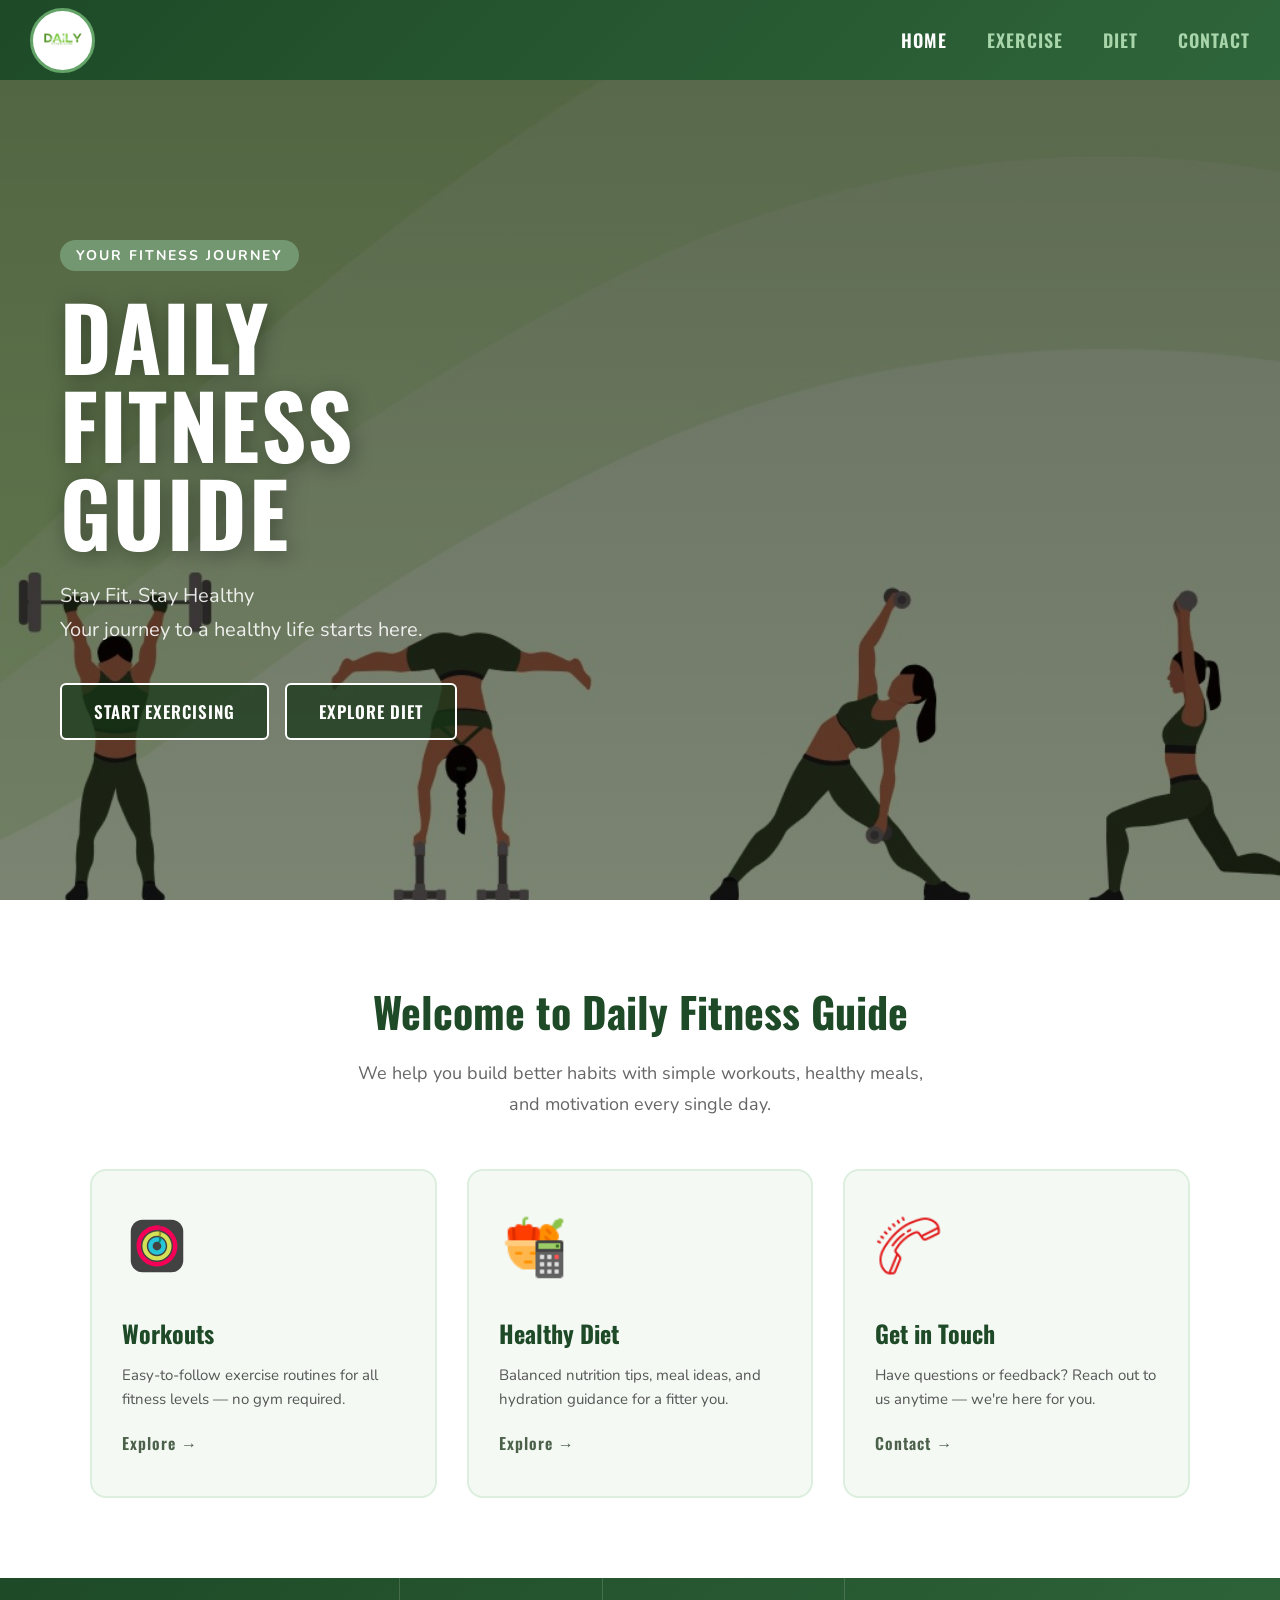
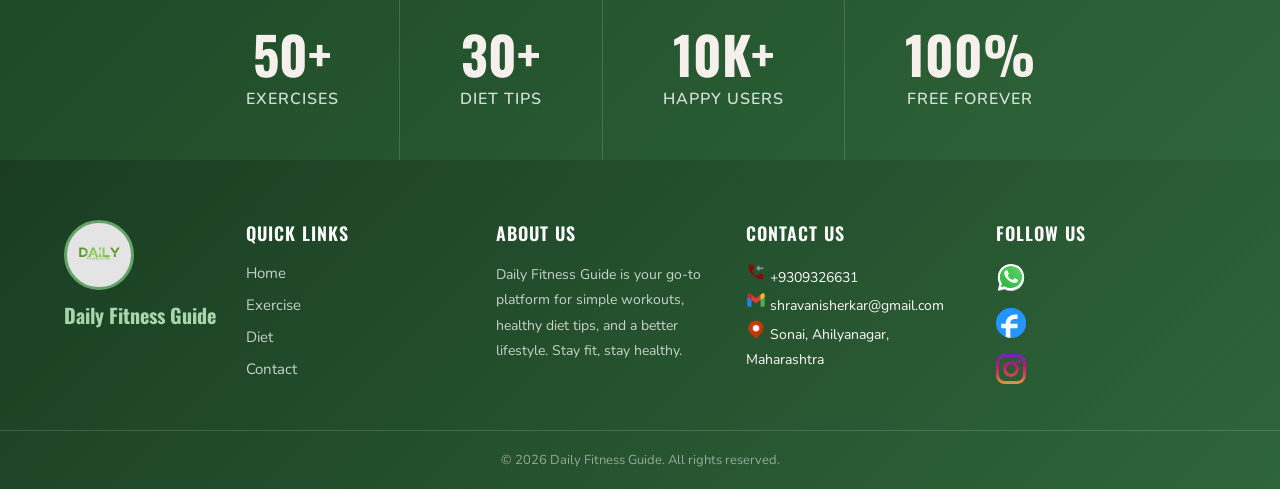
<file: index.html>
<!DOCTYPE html>
<html>
<head>
  <title>home</title>
  <link href="https://fonts.googleapis.com/css2?family=Oswald:wght@400;600;700&family=Nunito:wght@400;600;700&display=swap" rel="stylesheet"/>
  <link rel="stylesheet" href="./css/navbar.css"/>
  <link rel="stylesheet" href="./css/home.css"/>
  <link rel="stylesheet" href="./css/footer.css"/>
</head>
<body>
    <div class="nav-container">
    <div class="nav-brand">
      <img src="./images/home/main-logo-icon.png" alt="Daily Fitness Guide Logo" class="main-logo"/>
    </div>
    <ul class="nav-menu">
      <li><a href="index.html" class="menu active">Home</a></li>
      <li><a href="pages/exercise.html" class="menu">Exercise</a></li>
      <li><a href="pages/diet.html" class="menu">Diet</a></li>
      <li><a href="pages/contact.html" class="menu">Contact</a></li>
    </ul>
    </div>

    <div class="main-hero-section">
    <div class="hero-overlay">
      <div class="hero-text">
        <span class="hero-tag"> Your Fitness Journey</span>
        <h1 class="main-heading">Daily<br/>Fitness<br/>Guide</h1>
        <p class="main-subheading">Stay Fit, Stay Healthy <br/>Your journey to a healthy life starts here.</p>
        <div class="hero-btns">
          <a href="./pages/exercise.html" class="join-btn">Start Exercising</a>
          <a href="./pages/diet.html" class="join-btn">Explore Diet</a>
        </div>
      </div>
    </div>
  </div>

   <!-- INTRO SECTION -->
  <div class="intro-section">
    <h2 class="section-title">Welcome to Daily Fitness Guide </h2>
    <p class="section-subtitle">We help you build better habits with simple workouts, healthy meals, and motivation every single day.</p>
    <div class="features-grid">
      <div class="feature-card">
        <div class="feature-icon"><img src="./images/home/fitness-icon.svg" height="70px"></div>
        <h3>Workouts</h3>
        <p>Easy-to-follow exercise routines for all fitness levels — no gym required.</p>
        <a href="pages/exercise.html" class="card-link">Explore →</a>
      </div>
      <div class="feature-card">
        <div class="feature-icon"><img src="./images/home/diet-icon.png" height="70px"></div>
        <h3>Healthy Diet</h3>
        <p>Balanced nutrition tips, meal ideas, and hydration guidance for a fitter you.</p>
        <a href="pages/diet.html" class="card-link">Explore →</a>
      </div>
      <div class="feature-card">
        <div class="feature-icon"><img src="./images/home/call-icon.png" height="70px"></div>
        <h3>Get in Touch</h3>
        <p>Have questions or feedback? Reach out to us anytime — we're here for you.</p>
        <a href="pages/contact.html" class="card-link">Contact →</a>
      </div>
    </div>
  </div>

   <div class="stats-section">
    <div class="stat-item"><span class="stat-num">50+</span><span class="stat-label">Exercises</span></div>
    <div class="stat-item"><span class="stat-num">30+</span><span class="stat-label">Diet Tips</span></div>
    <div class="stat-item"><span class="stat-num">10K+</span><span class="stat-label">Happy Users</span></div>
    <div class="stat-item"><span class="stat-num">100%</span><span class="stat-label">Free Forever</span></div>
   </div>

     <footer class="footer">
    <div class="footer-container">
      <div class="footer-brand">
        <img src="./images/home/main-logo-icon.png" alt="Logo" class="footer-logo"/>
        <p>Daily Fitness Guide</p>
      </div>
      <div class="footer-section">
        <h3>Quick Links</h3>
        <ul class="footer-menu">
          <li><a href="index.html">Home</a></li>
          <li><a href="./pages/exercise.html">Exercise</a></li>
          <li><a href="./pages/diet.html">Diet</a></li>
          <li><a href="./pages/contact.html">Contact</a></li>
        </ul>
      </div>
      <div class="footer-section">
        <h3>About Us</h3>
        <p>Daily Fitness Guide is your go-to platform for simple workouts, healthy diet tips, and a better lifestyle. Stay fit, stay healthy.</p>
      </div>
      <div class="footer-section">
        <h3>Contact Us</h3>
        <p><img src="./images/footer/call-icon.png" height="20px"> <a href="tel:+9309326631">+9309326631</a></p>
        <p><img src="./images/footer/email-icon.png" height="20px"> <a href="mailto:shravanisherkar@gmail.com">shravanisherkar@gmail.com</a></p>
        <p><img src="./images/footer/location-icon.png" height="20px"> <a href="https://maps.app.goo.gl/EytRN4niN97hE4Ps6" target="_blank">Sonai, Ahilyanagar, Maharashtra</a></p>
      </div>
      <div class="footer-section">
        <h3>Follow Us</h3>
        <div class="social-links">
          <a href="https://web.whatsapp.com/" target="_blank"><img src="./images/footer/whatsapp-icon.svg" height="30px"></a>
          <a href="https://www.facebook.com/login.php" target="_blank"><img src="./images/footer/facebook-icon.svg" height="30px"></a>
          <a href="https://www.instagram.com/" target="_blank"><img src="./images/footer/instagram-icon.svg" height="30px"></a>
        </div>
      </div>
    </div>
    <div class="footer-bottom">
      <p>© 2026 Daily Fitness Guide. All rights reserved.</p>
    </div>
  </footer>
</body>
</html>
</file>
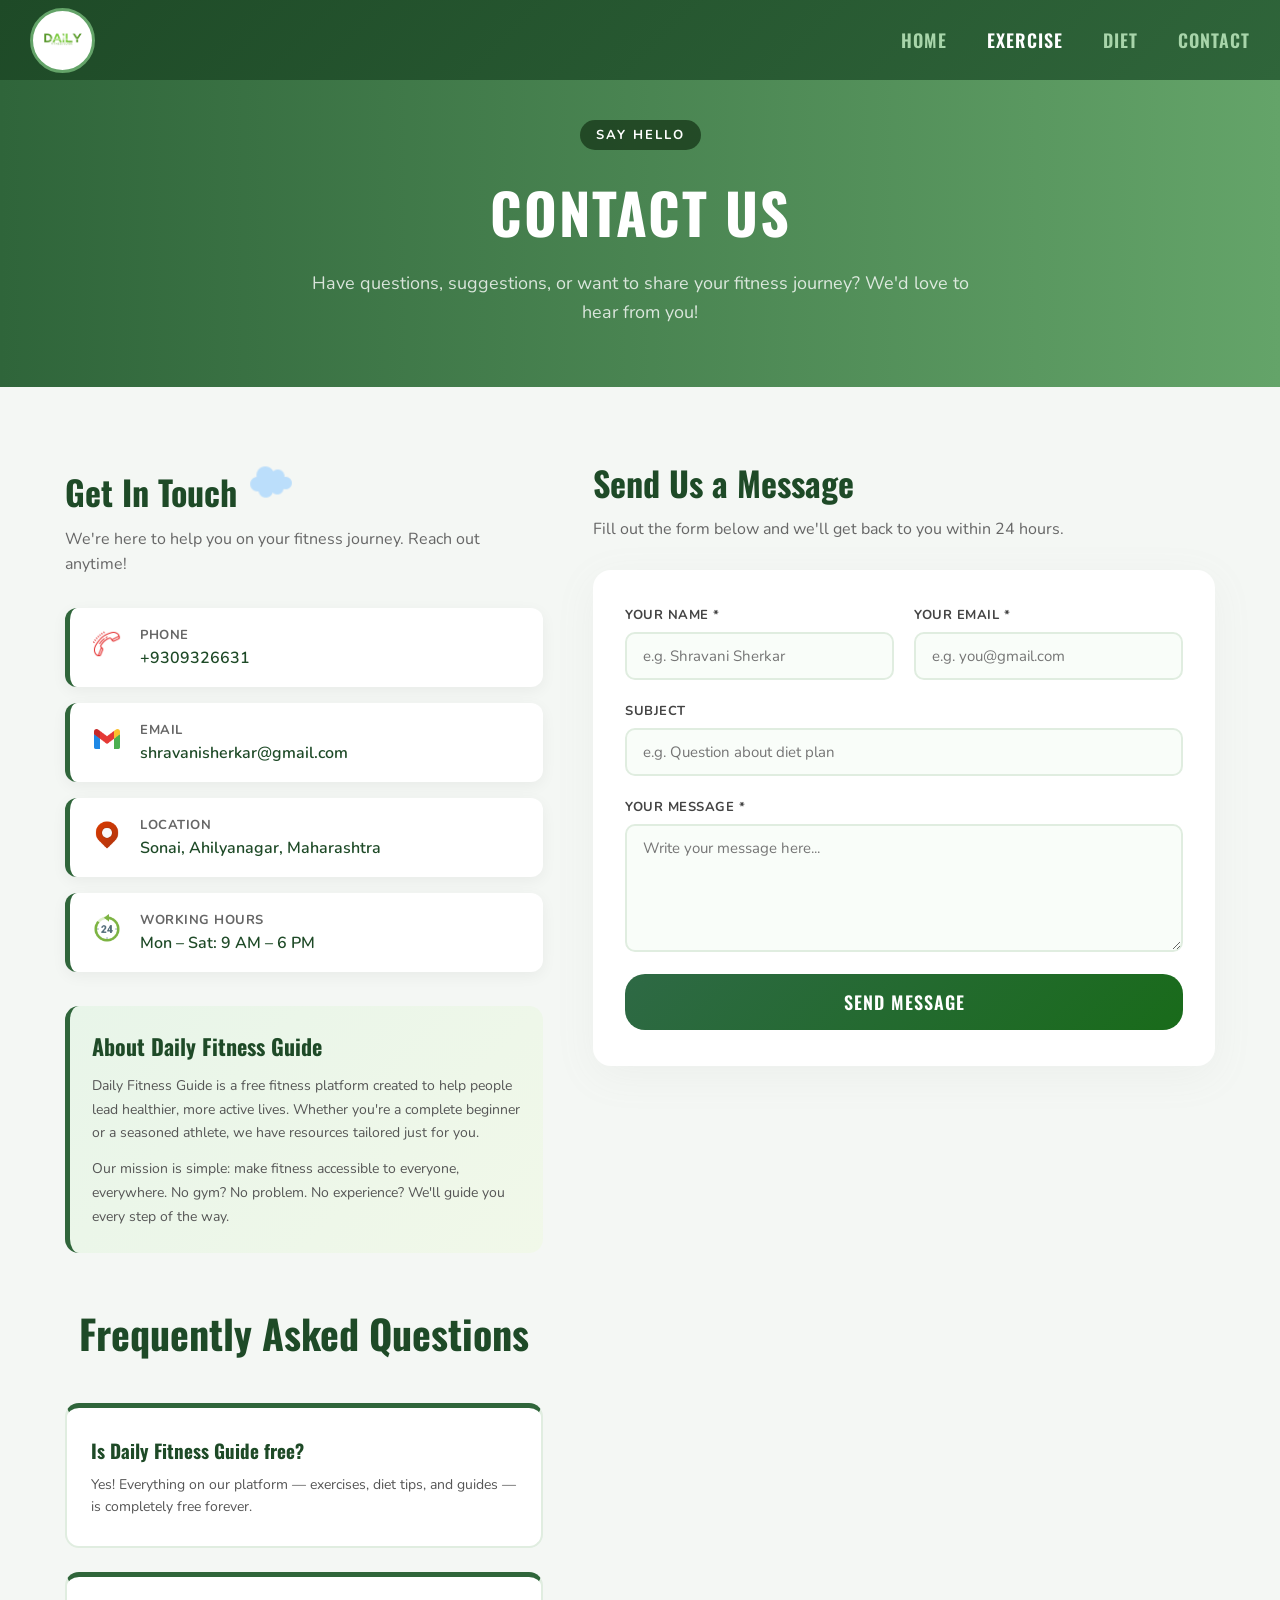
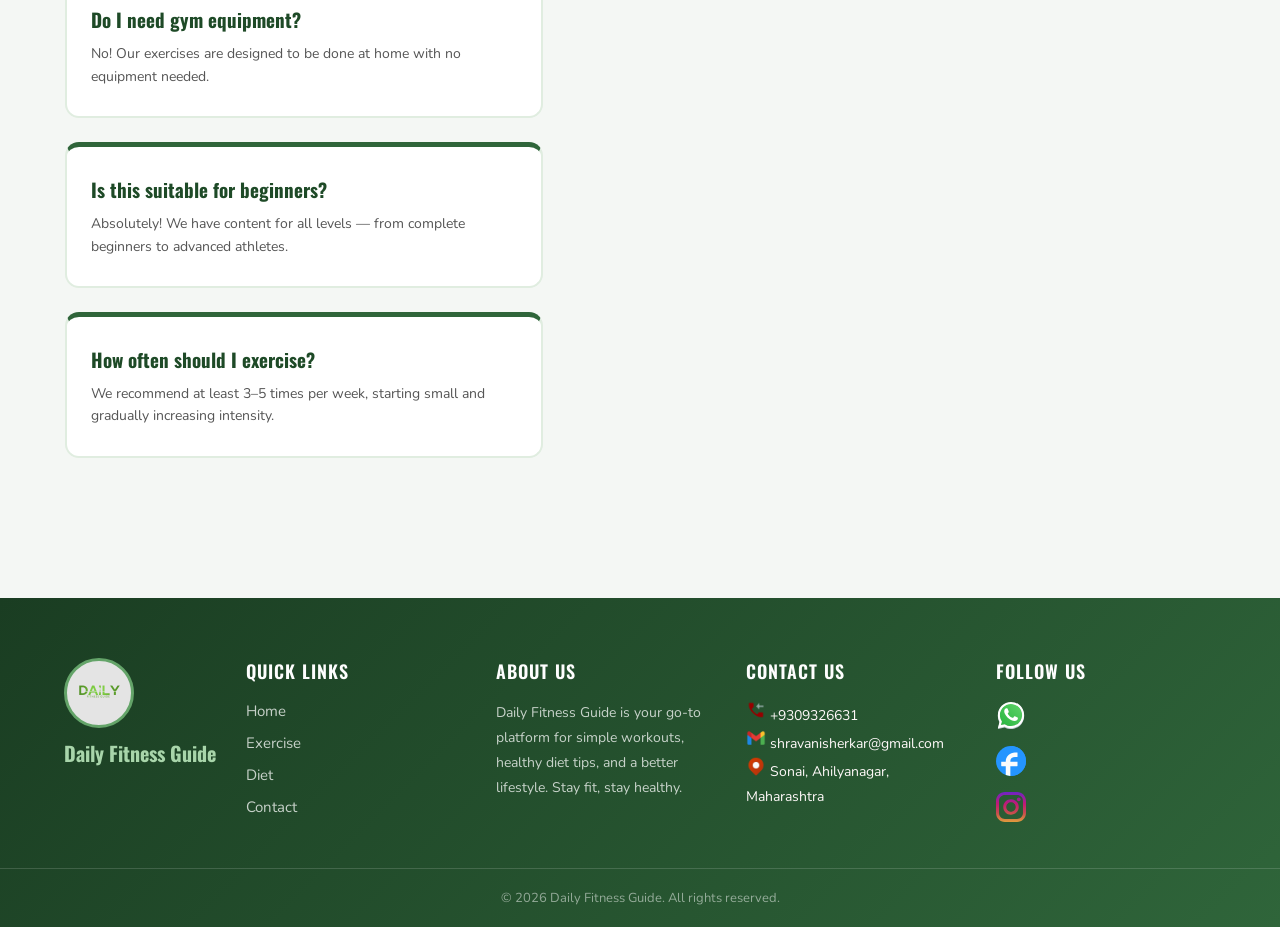
<file: pages/contact.html>
<!doctype html>
<html>
  <head>
    <title>Contact</title>
    <link
      href="https://fonts.googleapis.com/css2?family=Oswald:wght@400;600;700&family=Nunito:wght@400;600;700&display=swap"
      rel="stylesheet"
    />
    <link rel="stylesheet" href="../css/navbar.css" />
    <link rel="stylesheet" href="../css/footer.css" />
    <link rel="stylesheet" href="../css/exercise.css" />
    <link rel="stylesheet" href="../css/contact.css" />
  </head>
  <body>
    <!-- NAVBAR -->
    <div class="nav-container">
      <div class="nav-brand">
        <img
          src="../images/home/main-logo-icon.png"
          alt="Logo"
          class="main-logo"
        />
      </div>
      <ul class="nav-menu">
        <li><a href="../index.html" class="menu">Home</a></li>
        <li><a href="exercise.html" class="menu active">Exercise</a></li>
        <li><a href="diet.html" class="menu">Diet</a></li>
        <li><a href="contact.html" class="menu">Contact</a></li>
      </ul>
      <div class="hamburger"></div>
    </div>
    <div class="page-hero contact-hero">
      <div class="page-hero-content">
        <span class="page-tag"> Say Hello</span>
        <h1>Contact Us</h1>
        <p>
          Have questions, suggestions, or want to share your fitness journey?
          We'd love to hear from you!
        </p>
      </div>
    </div>

    <div class="contact-section">
      <div class="contact-wrapper">
        <!-- CONTACT INFO -->
        <div class="contact-info">
          <h2>
            Get In Touch
            <img
              src="../images/contact/cloud-icon.png"
              alt="Phone."
              height="50px"
            />
          </h2>
          <p>
            We're here to help you on your fitness journey. Reach out anytime!
          </p>

          <div class="info-cards">
            <div class="info-card">
              <span class="info-icon"
                ><img
                  src="../images/contact/call-icon.png"
                  alt="Phone."
                  height="30px"
              /></span>
              <div>
                <strong>Phone</strong>
                <a href="tel:+9309326631">+9309326631</a>
              </div>
            </div>
            <div class="info-card">
              <span class="info-icon"
                ><img
                  src="../images/contact/gmail-icon.png"
                  alt="Email."
                  height="30px"
              /></span>
              <div>
                <strong>Email</strong>
                <a href="mailto:shravanisherkar@gmail.com"
                  >shravanisherkar@gmail.com</a
                >
              </div>
            </div>
            <div class="info-card">
              <span class="info-icon"
                ><img
                  src="../images/contact/location-icon.png"
                  alt="Location."
                  height="30px"
              /></span>
              <div>
                <strong>Location</strong>
                <span>Sonai, Ahilyanagar, Maharashtra</span>
              </div>
            </div>
            <div class="info-card">
              <span class="info-icon"
                ><img
                  src="../images/contact/time-icon.png"
                  alt="Email."
                  height="30px"
              /></span>
              <div>
                <strong>Working Hours</strong>
                <span>Mon – Sat: 9 AM – 6 PM</span>
              </div>
            </div>
          </div>

          <div class="about-website">
            <h3>About Daily Fitness Guide</h3>
            <p>
              Daily Fitness Guide is a free fitness platform created to help
              people lead healthier, more active lives. Whether you're a
              complete beginner or a seasoned athlete, we have resources
              tailored just for you.
            </p>
            <p style="margin-top: 12px">
              Our mission is simple: make fitness accessible to everyone,
              everywhere. No gym? No problem. No experience? We'll guide you
              every step of the way.
            </p>
          </div>
        </div>

        <div class="contact-form-wrapper">
          <h2>Send Us a Message</h2>
          <p>
            Fill out the form below and we'll get back to you within 24 hours.
          </p>

          <div class="contact-form">
            <div class="form-row">
              <div class="form-group">
                <label>Your Name *</label>
                <input
                  type="text"
                  id="name"
                  placeholder="e.g. Shravani Sherkar"
                />
              </div>
              <div class="form-group">
                <label>Your Email *</label>
                <input
                  type="email"
                  id="email"
                  placeholder="e.g. you@gmail.com"
                />
              </div>
            </div>
            <div class="form-group">
              <label>Subject</label>
              <input
                type="text"
                id="subject"
                placeholder="e.g. Question about diet plan"
              />
            </div>
            <div class="form-group">
              <label>Your Message *</label>
              <textarea
                id="message"
                rows="5"
                placeholder="Write your message here..."
              ></textarea>
            </div>
            <button type="submit" class="submit-btn">Send Message</button>
          </div>
        </div>

        <div class="faq-section">
          <h2 class="section-title">Frequently Asked Questions</h2>
          <div class="faq-grid">
            <div class="faq-card">
              <h4>Is Daily Fitness Guide free?</h4>
              <p>
                Yes! Everything on our platform — exercises, diet tips, and
                guides — is completely free forever.
              </p>
            </div>
            <div class="faq-card">
              <h4>Do I need gym equipment?</h4>
              <p>
                No! Our exercises are designed to be done at home with no
                equipment needed.
              </p>
            </div>
            <div class="faq-card">
              <h4>Is this suitable for beginners?</h4>
              <p>
                Absolutely! We have content for all levels — from complete
                beginners to advanced athletes.
              </p>
            </div>
            <div class="faq-card">
              <h4>How often should I exercise?</h4>
              <p>
                We recommend at least 3–5 times per week, starting small and
                gradually increasing intensity.
              </p>
            </div>
          </div>
        </div>
      </div>
    </div>

    <footer class="footer">
      <div class="footer-container">
        <div class="footer-brand">
          <img
            src="../images/home/main-logo-icon.png"
            height="50px"
            alt="Logo"
            class="footer-logo"
          />
          <p>Daily Fitness Guide</p>
        </div>
        <div class="footer-section">
          <h3>Quick Links</h3>
          <ul class="footer-menu">
            <li><a href="../index.html">Home</a></li>
            <li><a href="../pages/exercise.html">Exercise</a></li>
            <li><a href="../pages/diet.html">Diet</a></li>
            <li><a href="../pages/contact.html">Contact</a></li>
          </ul>
        </div>
        <div class="footer-section">
          <h3>About Us</h3>
          <p>
            Daily Fitness Guide is your go-to platform for simple workouts,
            healthy diet tips, and a better lifestyle. Stay fit, stay healthy.
          </p>
        </div>
        <div class="footer-section">
          <h3>Contact Us</h3>
          <p>
            <img src="../images/footer/call-icon.png" height="20px" />
            <a href="tel:+9309326631">+9309326631</a>
          </p>
          <p>
            <img src="../images/footer/email-icon.png" height="20px" />
            <a href="mailto:shravanisherkar@gmail.com"
              >shravanisherkar@gmail.com</a
            >
          </p>
          <p>
            <img src="../images/footer/location-icon.png" height="20px" />
            <a href="https://maps.app.goo.gl/EytRN4niN97hE4Ps6" target="_blank"
              >Sonai, Ahilyanagar, Maharashtra</a
            >
          </p>
        </div>
        <div class="footer-section">
          <h3>Follow Us</h3>
          <div class="social-links">
            <a href="https://web.whatsapp.com/" target="_blank"
              ><img src="../images/footer/whatsapp-icon.svg" height="30px"
            /></a>
            <a href="https://www.facebook.com/login.php" target="_blank"
              ><img src="../images/footer/facebook-icon.svg" height="30px"
            /></a>
            <a href="https://www.instagram.com/" target="_blank"
              ><img src="../images/footer/instagram-icon.svg" height="30px"
            /></a>
          </div>
        </div>
      </div>
      <div class="footer-bottom">
        <p>© 2026 Daily Fitness Guide. All rights reserved.</p>
      </div>
    </footer>
  </body>
</html>
</file>
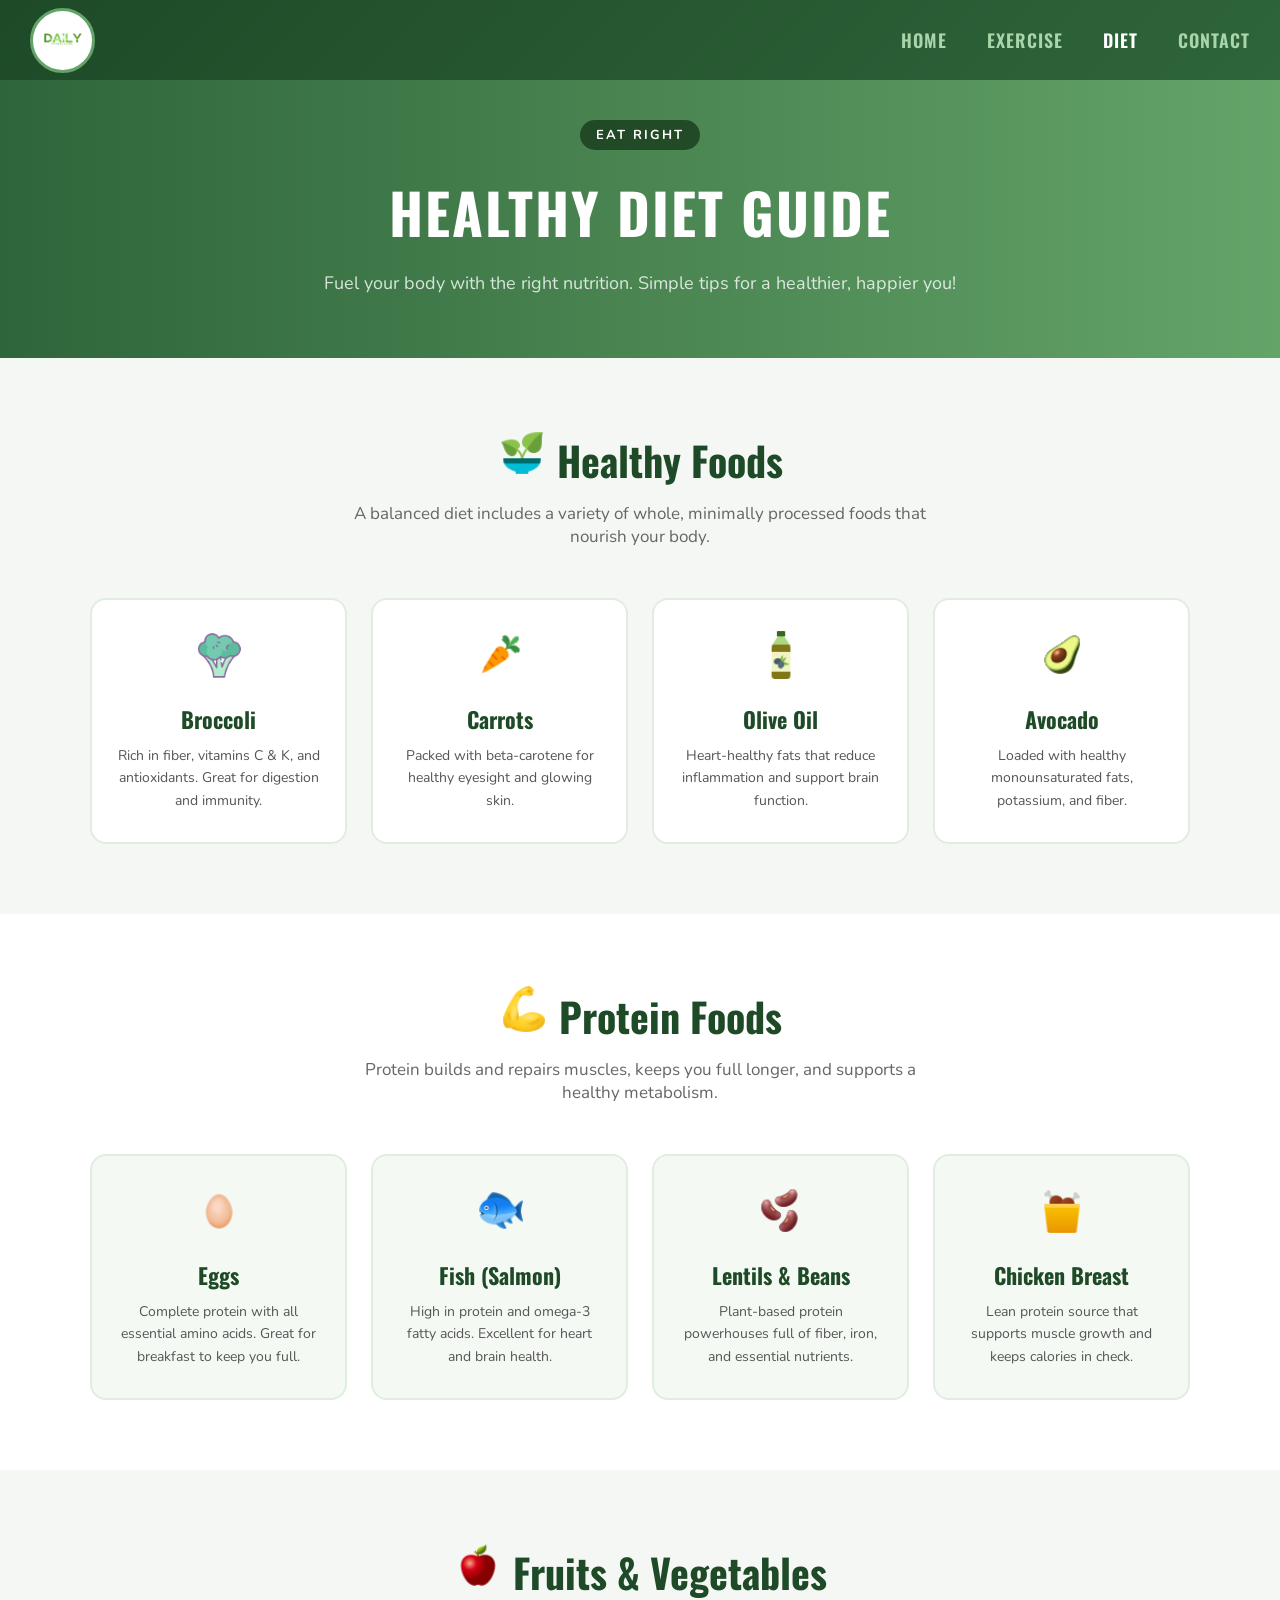
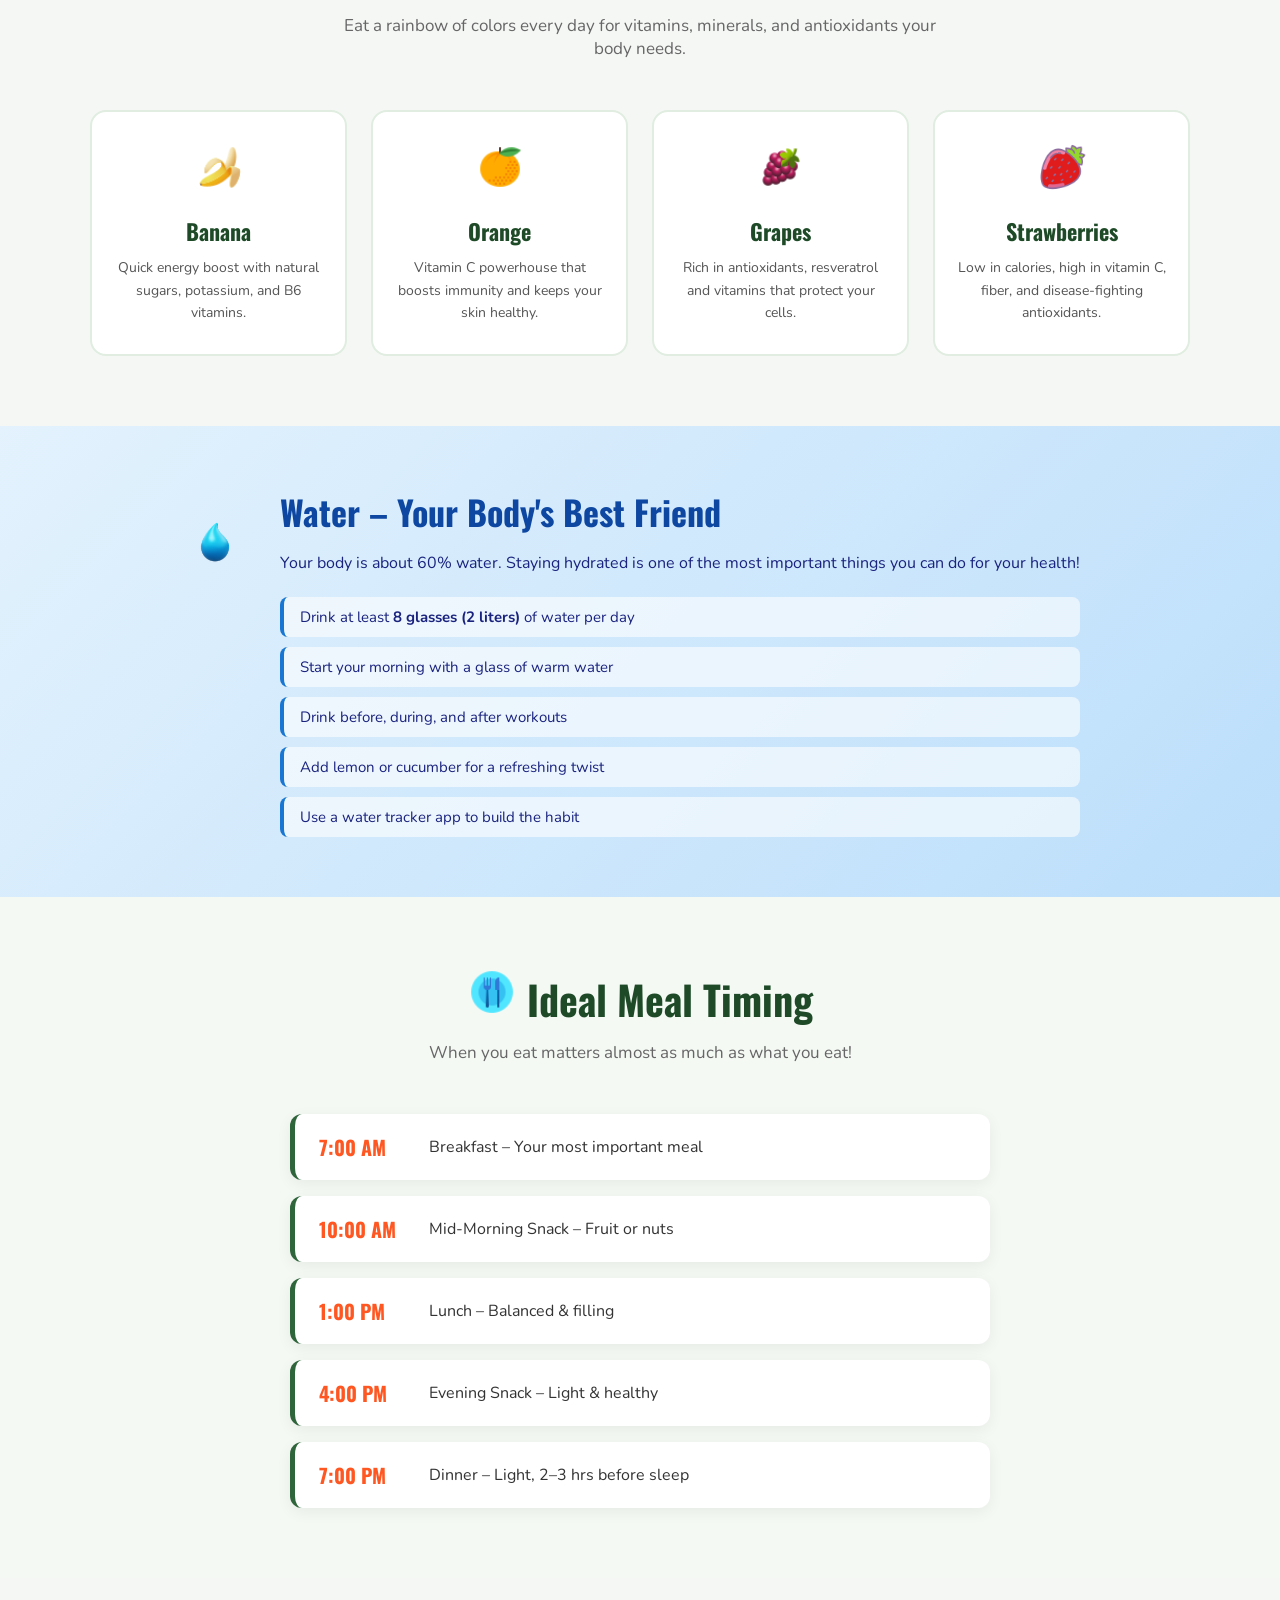
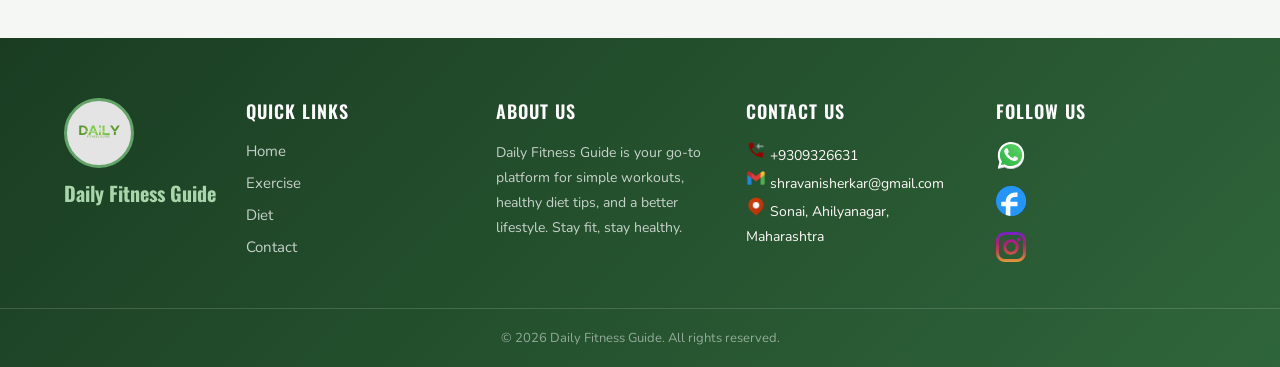
<file: pages/diet.html>
<!DOCTYPE html>
<html>
<head>
    <title>Diet</title>
    <link href="https://fonts.googleapis.com/css2?family=Oswald:wght@400;600;700&family=Nunito:wght@400;600;700&display=swap" rel="stylesheet"/>
  <link rel="stylesheet" href="../css/navbar.css"/>
  <link rel="stylesheet" href="../css/footer.css"/>
  <link rel="stylesheet" href="../css/exercise.css"/>
  <link rel="stylesheet" href="../css/diet.css"/>
</head>
<body>
      <div class="nav-container">
    <div class="nav-brand">
      <img src="../images/home/main-logo-icon.png" alt="Logo" class="main-logo"/>
    </div>
    <ul class="nav-menu">
      <li><a href="../index.html" class="menu">Home</a></li>
      <li><a href="exercise.html" class="menu">Exercise</a></li>
      <li><a href="../pages/diet.html" class="menu active">Diet</a></li>
      <li><a href="../pages/contact.html" class="menu">Contact</a></li>
    </ul>
    <div class="hamburger" onclick="toggleMenu()">&#9776;</div>
  </div>

  <div class="page-hero diet-hero">
    <div class="page-hero-content">
      <span class="page-tag"> Eat Right</span>
      <h1>Healthy Diet Guide</h1>
      <p>Fuel your body with the right nutrition. Simple tips for a healthier, happier you!</p>
    </div>
  </div>

   <section class="diet">

   
    <div class="diet-category">
      <h2 class="section-title"> <img src="../images/diet/healthy-icon.png" height="50px"> Healthy Foods</h2>
      <p class="section-subtitle">A balanced diet includes a variety of whole, minimally processed foods that nourish your body.</p>
      <div class="diet-grid">
        <div class="diet-card">
          <div class="diet-emoji"><img src="../images/diet/broccoli-icon.png" height="50px"></div>
          <h3>Broccoli</h3>
          <p>Rich in fiber, vitamins C & K, and antioxidants. Great for digestion and immunity.</p>
        </div>
        <div class="diet-card">
          <div class="diet-emoji"><img src="../images/diet/carrot-icon.png" height="50px"></div>
          <h3>Carrots</h3>
          <p>Packed with beta-carotene for healthy eyesight and glowing skin.</p>
        </div>
        <div class="diet-card">
          <div class="diet-emoji"><img src="../images/diet/oil-icon.png" height="50px"></div>
          <h3>Olive Oil</h3>
          <p>Heart-healthy fats that reduce inflammation and support brain function.</p>
        </div>
        <div class="diet-card">
          <div class="diet-emoji"><img src="../images/diet/avocado-icon.png" height="50px"></div>
          <h3>Avocado</h3>
          <p>Loaded with healthy monounsaturated fats, potassium, and fiber.</p>
        </div>
      </div>
    </div>

    
    <div class="diet-category alt-bg">
      <h2 class="section-title"><img src="../images/diet/protein-icon.png" height="50px"> Protein Foods</h2>
      <p class="section-subtitle">Protein builds and repairs muscles, keeps you full longer, and supports a healthy metabolism.</p>
      <div class="diet-grid">
        <div class="diet-card">
          <div class="diet-emoji"><img src="../images/diet/egg-icon.png" height="50px"></div>
          <h3>Eggs</h3>
          <p>Complete protein with all essential amino acids. Great for breakfast to keep you full.</p>
        </div>
        <div class="diet-card">
          <div class="diet-emoji"><img src="../images/diet/fish-icon.png" height="50px"></div>
          <h3>Fish (Salmon)</h3>
          <p>High in protein and omega-3 fatty acids. Excellent for heart and brain health.</p>
        </div>
        <div class="diet-card">
          <div class="diet-emoji"><img src="../images/diet/beans-icon.png" height="50px"></div>
          <h3>Lentils & Beans</h3>
          <p>Plant-based protein powerhouses full of fiber, iron, and essential nutrients.</p>
        </div>
        <div class="diet-card">
          <div class="diet-emoji"><img src="../images/diet/chiken-icon.png" height="50px"></div>
          <h3>Chicken Breast</h3>
          <p>Lean protein source that supports muscle growth and keeps calories in check.</p>
        </div>
      </div>
    </div>

    <div class="diet-category">
      <h2 class="section-title"><img src="../images/diet/apple-icon.png" height="50px"> Fruits & Vegetables</h2>
      <p class="section-subtitle">Eat a rainbow of colors every day for vitamins, minerals, and antioxidants your body needs.</p>
      <div class="diet-grid">
        <div class="diet-card">
          <div class="diet-emoji"><img src="../images/diet/banana-icon.png" height="50px"></div>
          <h3>Banana</h3>
          <p>Quick energy boost with natural sugars, potassium, and B6 vitamins.</p>
        </div>
        <div class="diet-card">
          <div class="diet-emoji"><img src="../images/diet/orange-icon.png" height="50px"></div>
          <h3>Orange</h3>
          <p>Vitamin C powerhouse that boosts immunity and keeps your skin healthy.</p>
        </div>
        <div class="diet-card">
          <div class="diet-emoji"><img src="../images/diet/grapes-icon.png" height="50px"></div>
          <h3>Grapes</h3>
          <p>Rich in antioxidants, resveratrol and vitamins that protect your cells.</p>
        </div>
        <div class="diet-card">
          <div class="diet-emoji"><img src="../images/diet/strawberry-icon.png" height="50px"></div>
          <h3>Strawberries</h3>
          <p>Low in calories, high in vitamin C, fiber, and disease-fighting antioxidants.</p>
        </div>
      </div>
    </div>

  
    <div class="water-section">
      <div class="water-content">
        <div class="water-icon"><img src="../images/diet/drop-icon.png" height="50px"></div>
        <div class="water-text">
          <h2>Water – Your Body's Best Friend</h2>
          <p>Your body is about 60% water. Staying hydrated is one of the most important things you can do for your health!</p>
          <ul class="water-tips">
            <li> Drink at least <strong>8 glasses (2 liters)</strong> of water per day</li>
            <li> Start your morning with a glass of warm water</li>
            <li> Drink before, during, and after workouts</li>
            <li> Add lemon or cucumber for a refreshing twist</li>
            <li> Use a water tracker app to build the habit</li>
          </ul>
        </div>
      </div>
    </div>

  
    <div class="meal-timing">
      <h2 class="section-title"><img src="../images/diet/meal-icon.png" height="50px"> Ideal Meal Timing</h2>
      <p class="section-subtitle">When you eat matters almost as much as what you eat!</p>
      <div class="timing-grid">
        <div class="timing-card">
          <span class="timing-time">7:00 AM</span>
          <span class="timing-meal">Breakfast – Your most important meal</span>
        </div>
        <div class="timing-card">
          <span class="timing-time">10:00 AM</span>
          <span class="timing-meal">  Mid-Morning Snack – Fruit or nuts</span>
        </div>
        <div class="timing-card">
          <span class="timing-time">1:00 PM</span>
          <span class="timing-meal"> Lunch – Balanced & filling</span>
        </div>
        <div class="timing-card">
          <span class="timing-time">4:00 PM</span>
          <span class="timing-meal"> Evening Snack – Light & healthy</span>
        </div>
        <div class="timing-card">
          <span class="timing-time">7:00 PM</span>
          <span class="timing-meal"> Dinner – Light, 2–3 hrs before sleep</span>
        </div>
      </div>
    </div>

  </section>

     <footer class="footer">
    <div class="footer-container">
      <div class="footer-brand">
        <img src="../images/home/main-logo-icon.png"height="50px" alt="Logo" class="footer-logo"/>
        <p>Daily Fitness Guide</p>
      </div>
      <div class="footer-section">
        <h3>Quick Links</h3>
        <ul class="footer-menu">
          <li><a href="../index.html">Home</a></li>
          <li><a href="../pages/exercise.html">Exercise</a></li>
          <li><a href="../pages/diet.html">Diet</a></li>
          <li><a href="../pages/contact.html">Contact</a></li>
        </ul>
      </div>
      <div class="footer-section">
        <h3>About Us</h3>
        <p>Daily Fitness Guide is your go-to platform for simple workouts, healthy diet tips, and a better lifestyle. Stay fit, stay healthy.</p>
      </div>
      <div class="footer-section">
        <h3>Contact Us</h3>
        <p><img src="../images/footer/call-icon.png" height="20px"> <a href="tel:+9309326631">+9309326631</a></p>
        <p><img src="../images/footer/email-icon.png" height="20px"> <a href="mailto:shravanisherkar@gmail.com">shravanisherkar@gmail.com</a></p>
        <p><img src="../images/footer/location-icon.png" height="20px"> <a href="https://maps.app.goo.gl/EytRN4niN97hE4Ps6" target="_blank">Sonai, Ahilyanagar, Maharashtra</a></p>
      </div>
      <div class="footer-section">
        <h3>Follow Us</h3>
        <div class="social-links">
          <a href="https://web.whatsapp.com/" target="_blank"><img src="../images/footer/whatsapp-icon.svg" height="30px"></a>
          <a href="https://www.facebook.com/login.php" target="_blank"><img src="../images/footer/facebook-icon.svg" height="30px"></a>
          <a href="https://www.instagram.com/" target="_blank"><img src="../images/footer/instagram-icon.svg" height="30px"></a>
        </div>
      </div>
    </div>
    <div class="footer-bottom">
      <p>© 2026 Daily Fitness Guide. All rights reserved.</p>
    </div>
  </footer>
</body>
</html>
</body>
</html>
</file>
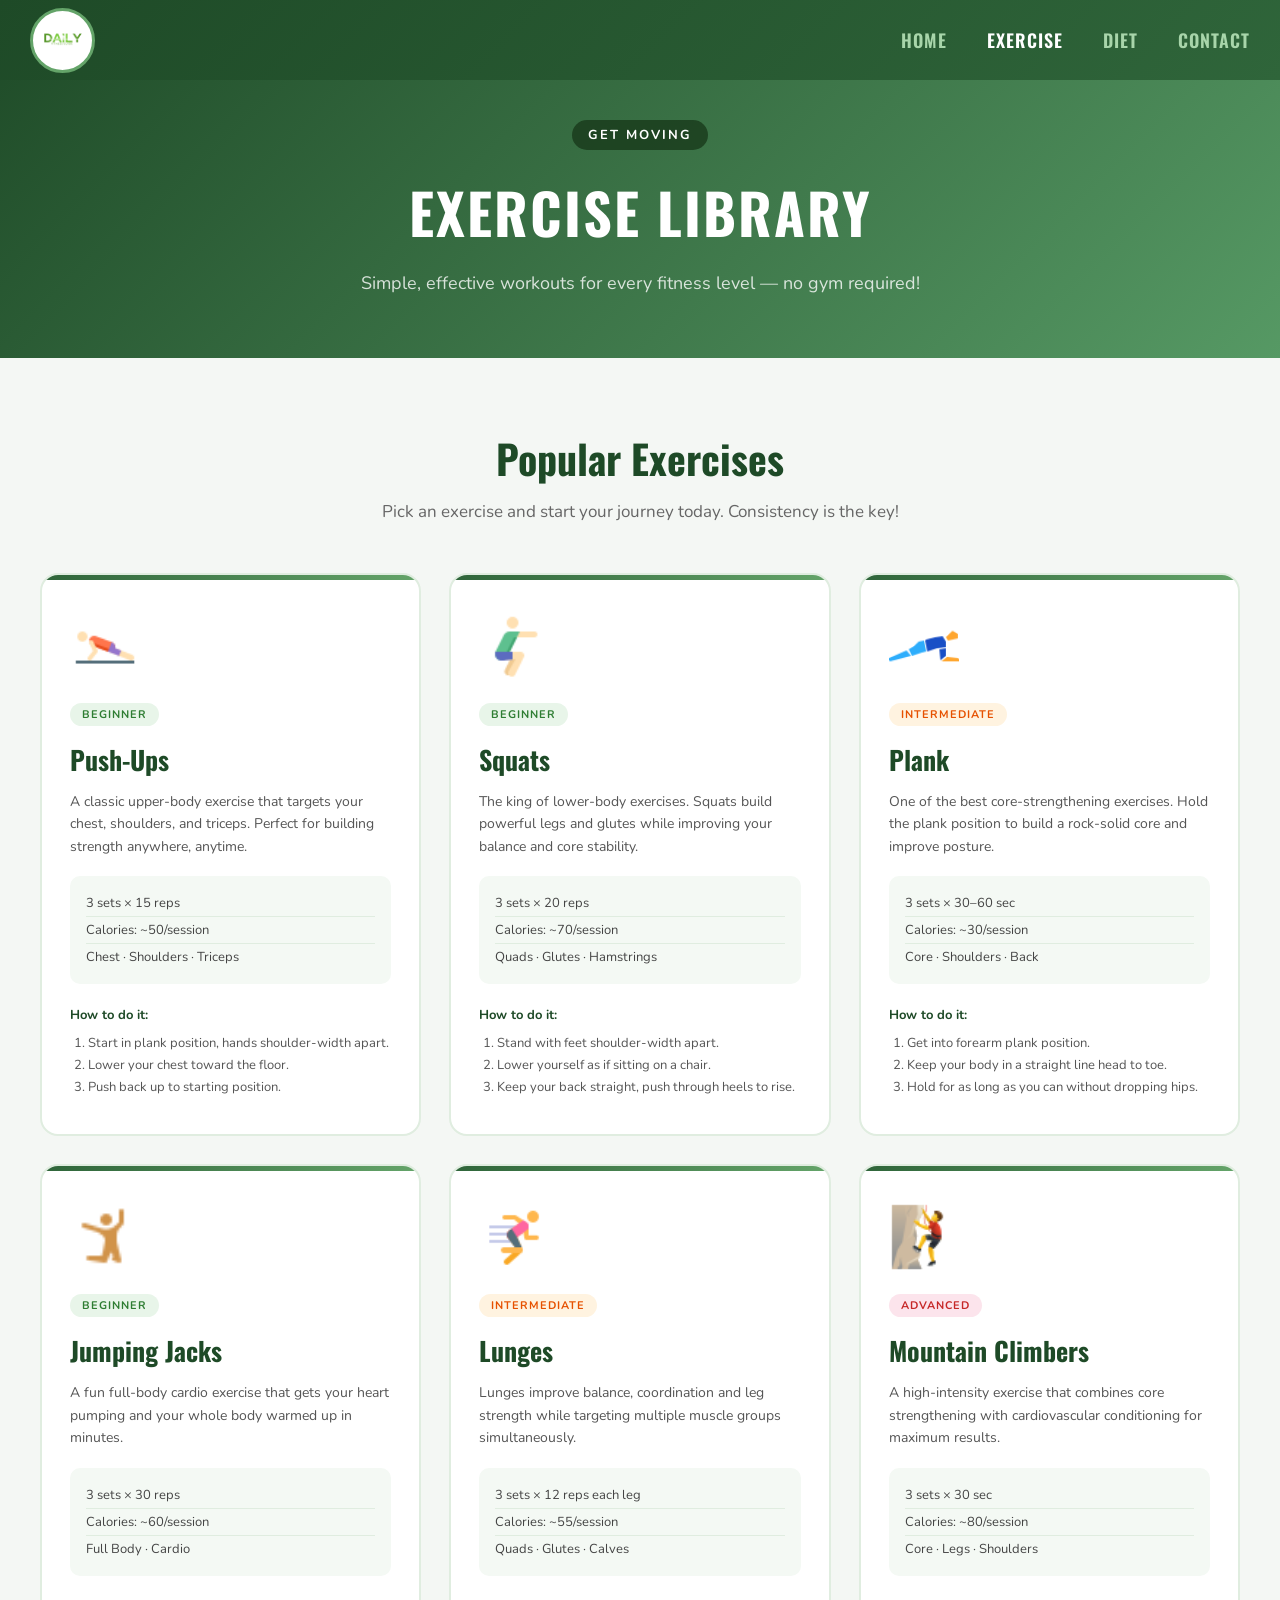
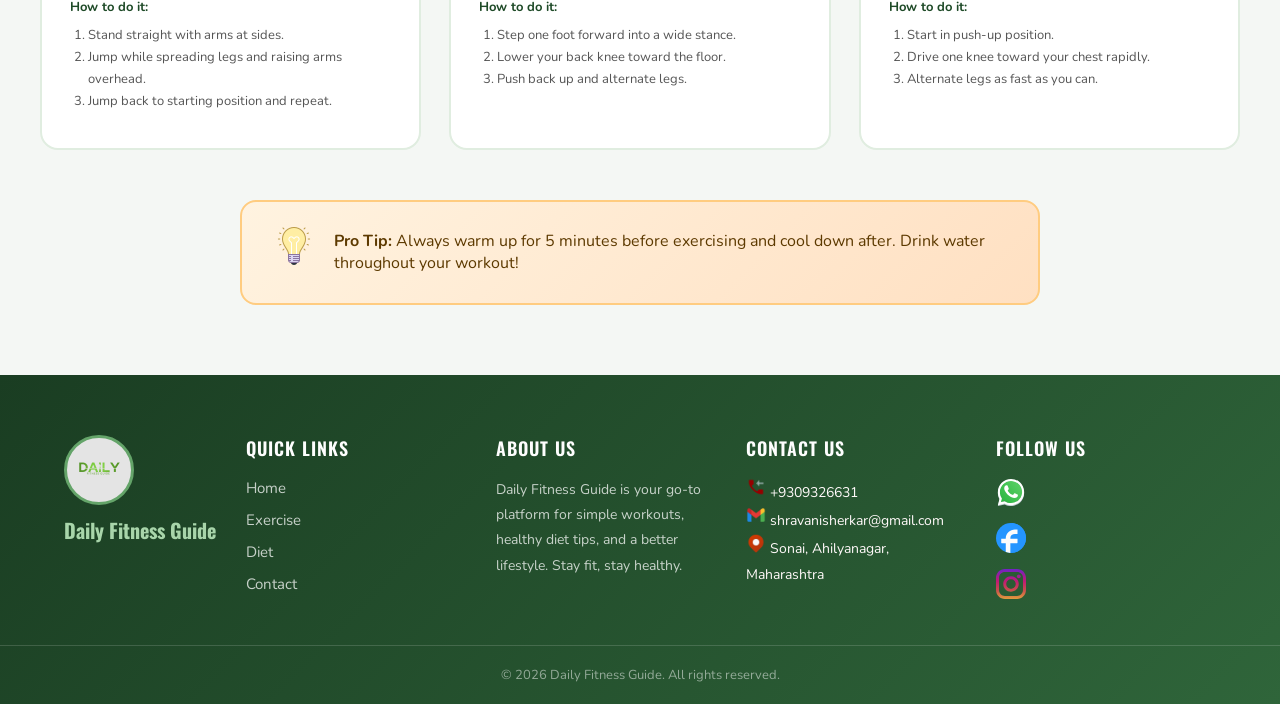
<file: pages/exercise.html>
<!DOCTYPE html>
<html>
<head>
    <title>Exercises</title>
  <link href="https://fonts.googleapis.com/css2?family=Oswald:wght@400;600;700&family=Nunito:wght@400;600;700&display=swap" rel="stylesheet"/>
  <link rel="stylesheet" href="../css/navbar.css"/>
  <link rel="stylesheet" href="../css/footer.css"/>
  <link rel="stylesheet" href="../css/exercise.css"/>
</head>
<body>
  
  <div class="nav-container">
    <div class="nav-brand">
      <img src="../images/home/main-logo-icon.png" alt="Logo" class="main-logo"/>
    </div>
    <ul class="nav-menu">
      <li><a href="../index.html" class="menu">Home</a></li>
      <li><a href="exercise.html" class="menu active">Exercise</a></li>
      <li><a href="diet.html" class="menu">Diet</a></li>
      <li><a href="contact.html" class="menu">Contact</a></li>
    </ul>
    <div class="hamburger" onclick="toggleMenu()">&#9776;</div>
</div>

  <div class="page-hero">
    <div class="page-hero-content">
      <span class="page-tag"> Get Moving</span>
      <h1>Exercise Library</h1>
      <p>Simple, effective workouts for every fitness level — no gym required!</p>
    </div>
  </div>

  
  <section class="exercise">
    <h2 class="section-title">Popular Exercises</h2>
    <p class="section-subtitle">Pick an exercise and start your journey today. Consistency is the key! </p>

    <div class="exercise-grid">

     
      <div class="exercise-card">
        <div class="exercise-emoji"> <img src="../images/exercise/icons8-pushups-skin-type-1-48.png" height="70px"></div>
        <div class="ex-badge beginner">Beginner</div>
        <h3>Push-Ups</h3>
        <p>A classic upper-body exercise that targets your chest, shoulders, and triceps. Perfect for building strength anywhere, anytime.</p>
        <ul class="ex-details">
          <li> 3 sets × 15 reps</li>
          <li> Calories: ~50/session</li>
          <li> Chest · Shoulders · Triceps</li>
        </ul>
        <div class="ex-steps">
          <strong>How to do it:</strong>
          <ol>
            <li>Start in plank position, hands shoulder-width apart.</li>
            <li>Lower your chest toward the floor.</li>
            <li>Push back up to starting position.</li>
          </ol>
        </div>
      </div>


      <div class="exercise-card">
        <div class="exercise-emoji"> <img src="../images/exercise/icons8-squats-skin-type-1-48.png" height="70px"></div>
        <div class="ex-badge beginner">Beginner</div>
        <h3>Squats</h3>
        <p>The king of lower-body exercises. Squats build powerful legs and glutes while improving your balance and core stability.</p>
        <ul class="ex-details">
          <li>  3 sets × 20 reps</li>
          <li>  Calories: ~70/session</li>
          <li>  Quads · Glutes · Hamstrings</li>
        </ul>
        <div class="ex-steps">
          <strong>How to do it:</strong>
          <ol>
            <li>Stand with feet shoulder-width apart.</li>
            <li>Lower yourself as if sitting on a chair.</li>
            <li>Keep your back straight, push through heels to rise.</li>
          </ol>
        </div>
      </div>


      <div class="exercise-card">
        <div class="exercise-emoji"> <img src="../images/exercise/icons8-plank-64.png" height="70px"></div>
        <div class="ex-badge intermediate">Intermediate</div>
        <h3>Plank</h3>
        <p>One of the best core-strengthening exercises. Hold the plank position to build a rock-solid core and improve posture.</p>
        <ul class="ex-details">
          <li> 3 sets × 30–60 sec</li>
          <li> Calories: ~30/session</li>
          <li> Core · Shoulders · Back</li>
        </ul>
        <div class="ex-steps">
          <strong>How to do it:</strong>
          <ol>
            <li>Get into forearm plank position.</li>
            <li>Keep your body in a straight line head to toe.</li>
            <li>Hold for as long as you can without dropping hips.</li>
          </ol>
        </div>
      </div>

  
      <div class="exercise-card">
        <div class="exercise-emoji">  <img src="../images/exercise/icons8-jumping-30.png" height="70px">
        </div>
        <div class="ex-badge beginner">Beginner</div>
        <h3>Jumping Jacks</h3>
        <p>A fun full-body cardio exercise that gets your heart pumping and your whole body warmed up in minutes.</p>
        <ul class="ex-details">
          <li> 3 sets × 30 reps</li>
          <li> Calories: ~60/session</li>
          <li> Full Body · Cardio</li>
        </ul>
        <div class="ex-steps">
          <strong>How to do it:</strong>
          <ol>
            <li>Stand straight with arms at sides.</li>
            <li>Jump while spreading legs and raising arms overhead.</li>
            <li>Jump back to starting position and repeat.</li>
          </ol>
        </div>
      </div>

  
      <div class="exercise-card">
        <div class="exercise-emoji"> <img src="../images/exercise/icons8-exercise-48.png" height="70px"></div>
        <div class="ex-badge intermediate">Intermediate</div>
        <h3>Lunges</h3>
        <p>Lunges improve balance, coordination and leg strength while targeting multiple muscle groups simultaneously.</p>
        <ul class="ex-details">
          <li>  3 sets × 12 reps each leg</li>
          <li>  Calories: ~55/session</li>
          <li>  Quads · Glutes · Calves</li>
        </ul>
        <div class="ex-steps">
          <strong>How to do it:</strong>
          <ol>
            <li>Step one foot forward into a wide stance.</li>
            <li>Lower your back knee toward the floor.</li>
            <li>Push back up and alternate legs.</li>
          </ol>
        </div>
      </div>

  
      <div class="exercise-card">
        <div class="exercise-emoji"> <img src="../images/exercise/icons8-man-climbing-48.png" height="70px"></div>
        <div class="ex-badge advanced">Advanced</div>
        <h3>Mountain Climbers</h3>
        <p>A high-intensity exercise that combines core strengthening with cardiovascular conditioning for maximum results.</p>
        <ul class="ex-details">
          <li>  3 sets × 30 sec</li>
          <li>  Calories: ~80/session</li>
          <li>  Core · Legs · Shoulders</li>
        </ul>
        <div class="ex-steps">
          <strong>How to do it:</strong>
          <ol>
            <li>Start in push-up position.</li>
            <li>Drive one knee toward your chest rapidly.</li>
            <li>Alternate legs as fast as you can.</li>
          </ol>
        </div>
      </div>

    </div>

    <div class="tip-box">
      <span class="tip-emoji"><img src="../images/exercise/light-icon.png"></span>
      <div>
        <strong>Pro Tip:</strong> Always warm up for 5 minutes before exercising and cool down after. Drink water throughout your workout!
      </div>
    </div>
  </section>

         <footer class="footer">
    <div class="footer-container">
      <div class="footer-brand">
        <img src="../images/home/main-logo-icon.png"height="50px" alt="Logo" class="footer-logo"/>
        <p>Daily Fitness Guide</p>
      </div>
      <div class="footer-section">
        <h3>Quick Links</h3>
        <ul class="footer-menu">
          <li><a href="../index.html">Home</a></li>
          <li><a href="../pages/exercise.html">Exercise</a></li>
          <li><a href="../pages/diet.html">Diet</a></li>
          <li><a href="../pages/contact.html">Contact</a></li>
        </ul>
      </div>
      <div class="footer-section">
        <h3>About Us</h3>
        <p>Daily Fitness Guide is your go-to platform for simple workouts, healthy diet tips, and a better lifestyle. Stay fit, stay healthy.</p>
      </div>
      <div class="footer-section">
        <h3>Contact Us</h3>
        <p><img src="../images/footer/call-icon.png" height="20px"> <a href="tel:+9309326631">+9309326631</a></p>
        <p><img src="../images/footer/email-icon.png" height="20px"> <a href="mailto:shravanisherkar@gmail.com">shravanisherkar@gmail.com</a></p>
        <p><img src="../images/footer/location-icon.png" height="20px"> <a href="https://maps.app.goo.gl/EytRN4niN97hE4Ps6" target="_blank">Sonai, Ahilyanagar, Maharashtra</a></p>
      </div>
      <div class="footer-section">
        <h3>Follow Us</h3>
        <div class="social-links">
          <a href="https://web.whatsapp.com/" target="_blank"><img src="../images/footer/whatsapp-icon.svg" height="30px"></a>
          <a href="https://www.facebook.com/login.php" target="_blank"><img src="../images/footer/facebook-icon.svg" height="30px"></a>
          <a href="https://www.instagram.com/" target="_blank"><img src="../images/footer/instagram-icon.svg" height="30px"></a>
        </div>
      </div>
    </div>
    <div class="footer-bottom">
      <p>© 2026 Daily Fitness Guide. All rights reserved.</p>
    </div>
  </footer>
</body>
</html>

</body>
</html>
</file>
<file: css/navbar.css>
*{
  margin: 0;
  padding: 0;
  box-sizing: border-box;
}

body {
  font-family: 'Nunito', sans-serif;
  background: #f4f7f4;
}

.nav-container {
  background: linear-gradient(135deg, #1e4a27 0%, #2f653a 100%);
  color: #fff;
  display: flex;
  align-items: center;
  height: 80px;
  width: 100%;
  position: fixed;
  z-index: 100;
  padding: 0 30px
}

.nav-brand {
  display: flex;
  align-items: center;
}

.main-logo {
  height: 65px;
  width: 65px;
  border-radius: 50%;
  object-fit: cover;
  border: 3px solid #64a469;
  background: #ffffff;
}

.nav-menu {
  display: flex;
  list-style: none;
  justify-content: flex-end;
  align-items: center;
  gap: 40px;
  width: 100%;
  margin-left: auto;
}

.menu {
  color: #a8d5aa;
  text-decoration: none;
  font-family: 'Oswald', sans-serif;
  font-size: 18px;
  font-weight: 600;
  letter-spacing: 1px;
  text-transform: uppercase;
  padding: 6px 0;
}

.menu:hover,
.menu.active {
  color: #fff;
}

.hamburger {
  display: none;
  font-size: 26px;
  cursor: pointer;
  color: #fff;
  margin-left: auto;
}

@media (max-width: 768px) {
  .hamburger { display: block; }
  .nav-menu {
    display: none;
    flex-direction: column;
    position: absolute;
    top: 80px;
    left: 0;
    width: 100%;
    background: #1e4a27;
    padding: 20px 0;
    gap: 15px;
    text-align: center;
  }
}
</file>
<file: css/home.css>
/* HERO */
.main-hero-section {
  position: relative;
  min-height: 100vh;
  background: linear-gradient(rgba(0,0,0,0.55), rgba(0,0,0,0.45)),
              url("../images/home/main-bg-img.jpg") center/cover no-repeat;
  display: flex;
  align-items: center;
  padding-top: 80px;
}

.hero-overlay {
  width: 100%;
  padding: 60px 60px;
}

.hero-tag {
  display: inline-block;
  background: rgba(127, 168, 130, 0.73);
  color: #fff;
  font-family: 'Nunito', sans-serif;
  font-size: 14px;
  font-weight: 700;
  letter-spacing: 2px;
  text-transform: uppercase;
  padding: 6px 16px;
  border-radius: 30px;
  margin-bottom: 20px;
}

.main-heading {
  font-family: 'Oswald', sans-serif;
  color: #fff;
  font-size: 88px;
  font-weight: 700;
  line-height: 1;
  text-transform: uppercase;
  letter-spacing: 2px;
  text-shadow: 3px 3px 20px rgba(0, 0, 0, 0.337);
  margin-bottom: 24px;
  animation: fadeUp 0.9s ease both;
}

.main-subheading {
  color: rgba(255,255,255,0.88);
  font-size: 20px;
  line-height: 1.7;
  margin-bottom: 36px;
  max-width: 480px;
  animation: fadeUp 1.1s ease both;
}

.hero-btns {
  display: flex;
  gap: 16px;
  flex-wrap: wrap;
  animation: fadeUp 1.3s ease both;
}

.join-btn {
  display: inline-block;
  padding: 14px 32px;
  font-family: 'Oswald', sans-serif;
  font-size: 17px;
  font-weight: 600;
  letter-spacing: 1px;
  text-transform: uppercase;
  color: #fff;
 background: rgba(21, 53, 23, 0.73);
  border: 2px solid #ffffff;
  border-radius: 6px;
  text-decoration: none;
  cursor: pointer;
  transition: background 0.3s, color 0.3s, transform 0.2s;
}

.join-btn:hover {
   background: rgba(255,255,255,0.15);
  transform: translateY(-2px);
}

.intro-section {
  background: #fff;
  padding: 80px 40px;
  text-align: center;
}

.section-title {
  font-family: 'Oswald', sans-serif;
  font-size: 42px;
  font-weight: 700;
  color: #1e4a27;
  margin-bottom: 16px;
}

.section-subtitle {
  font-size: 18px;
  color: #666;
  max-width: 600px;
  margin: 0 auto 50px;
  line-height: 1.7;
}

.features-grid {
  display: grid;
  grid-template-columns: repeat(auto-fit, minmax(260px, 1fr));
  gap: 30px;
  max-width: 1100px;
  margin: 0 auto;
}

.feature-card {
  background: #f4f9f4;
  border-radius: 16px;
  padding: 40px 30px;
  border: 2px solid #dceedd;
  transition: transform 0.3s, box-shadow 0.2s;
  text-align: left;
}

.feature-card:hover {
  transform: translateY(-2px);
  box-shadow: 0 20px 40px rgba(47,101,58,0.12);
  border-color: #2f653a;
}

.feature-icon {
  font-size: 44px;
  margin-bottom: 18px;
}

.feature-card h3 {
  font-family: 'Oswald', sans-serif;
  font-size: 24px;
  color: #1e4a27;
  margin-bottom: 12px;
}

.feature-card p {
  font-size: 15px;
  color: #555;
  line-height: 1.6;
  margin-bottom: 20px;
}

.card-link {
  font-family: 'Oswald', sans-serif;
  font-size: 16px;
  font-weight: 600;
  color: rgba(12, 40, 9, 0.73);
  text-decoration: none;
  letter-spacing: 1px;
}

.stats-section {
  background: linear-gradient(135deg, #1e4a27, #2f653a);
  display: flex;
  justify-content: center;
  flex-wrap: wrap;
  gap: 0;
}

.stat-item {
  display: flex;
  flex-direction: column;
  align-items: center;
  padding: 50px 60px;
  border-right: 1px solid rgba(255,255,255,0.15);
}

.stat-item:last-child { border-right: none; }

.stat-num {
  font-family: 'Oswald', sans-serif;
  font-size: 52px;
  font-weight: 700;
  color: #f6f0ed;
  line-height: 1;
}

.stat-label {
  font-size: 16px;
  color: rgba(255,255,255,0.8);
  margin-top: 8px;
  font-weight: 600;
  text-transform: uppercase;
  letter-spacing: 1px;
}

@media (max-width: 768px) {
  .main-heading { font-size: 52px; }
  .hero-overlay { padding: 40px 24px; }
  .stat-item { padding: 30px 30px; border-right: none; border-bottom: 1px solid rgba(255,255,255,0.15); }
}
</file>
<file: css/footer.css>
.footer {
  background: linear-gradient(135deg, #1a3d22, #2f653a);
  color: #fff;
  padding: 60px 0 0;
}

.footer-container {
  width: 90%;
  max-width: 1200px;
  margin: 0 auto;
  display: flex;
  flex-wrap: wrap;
  gap: 30px;
  justify-content: space-between;
}

.footer-brand {
  display: flex;
  flex-direction: column;
  align-items: flex-start;
  gap: 10px;
}

.footer-brand p {
  font-family: 'Oswald', sans-serif;
  font-size: 20px;
  font-weight: 700;
  color: #a8d5aa;
}

.footer-logo {
  height: 70px;
  width: 70px;
  border-radius: 50%;
  object-fit: cover;
  border: 3px solid #64a469;
  background: #e4e4e4;
}

.footer-section {
  flex: 1 1 180px;
}

.footer-section h3 {
  font-family: 'Oswald', sans-serif;
  font-size: 18px;
  font-weight: 600;
  color: #fefefe;
  margin-bottom: 16px;
  text-transform: uppercase;
  letter-spacing: 1px;
}

.footer-section p {
  font-size: 14px;
  color: rgba(255,255,255,0.75);
  line-height: 1.8;
}

.footer-section p a {
  color: rgb(255, 249, 249);
  text-decoration: none;
  transition: color 0.3s;
}

.footer-section p a:hover { color: #d8d4d3; }

.footer-menu {
  list-style: none;
  padding: 0;
}

.footer-menu li {
  margin-bottom: 10px;
}

.footer-menu a {
  text-decoration: none;
  color: rgba(255,255,255,0.75);
  font-size: 15px;
  display: inline-block;
}

.footer-menu a:hover {
  color: #f7f4f3;
}

.social-links {
  display: flex;
  flex-direction: column;
  gap: 10px;
}

.social-btn {
  display: inline-block;
  padding: 7px 18px;
  background: rgba(255,255,255,0.1);
  color: #fff;
  text-decoration: none;
  border-radius: 20px;
  font-size: 14px;
  border: 1px solid rgba(255,255,255,0.2);
  transition: background 0.3s, border-color 0.3s;
  width: fit-content;
}

.social-btn:hover {
  background: #ff5722;
  border-color: #ff5722;
}

.footer-bottom {
  margin-top: 40px;
  border-top: 1px solid rgba(255,255,255,0.15);
  padding: 20px;
  text-align: center;
}

.footer-bottom p {
  color: rgba(255,255,255,0.5);
  font-size: 13px;
}
</file>
<file: css/exercise.css>
.page-hero {
  padding-top: 80px;
  background: linear-gradient(135deg, #1e4a27, #569964);
  text-align: center;
  padding-bottom: 60px;
  padding-top: 120px;
}

.page-hero-content {
  max-width: 700px;
  margin: 0 auto;
  padding: 0 20px;
}

.page-tag {
  display: inline-block;
 background: rgba(21, 53, 23, 0.73);
  color: #fff;
  font-size: 13px;
  font-weight: 700;
  letter-spacing: 2px;
  text-transform: uppercase;
  padding: 6px 16px;
  border-radius: 30px;
  margin-bottom: 20px;
}
.page-hero h1 {
  font-family: 'Oswald', sans-serif;
  font-size: 56px;
  font-weight: 700;
  color: #fff;
  text-transform: uppercase;
  letter-spacing: 2px;
  margin-bottom: 16px;
}

.page-hero p {
  font-size: 18px;
  color: rgba(255,255,255,0.8);
  line-height: 1.6;
}

.exercise {
  background: #f4f7f4;
  padding: 70px 40px;
  text-align: center;
}

.section-title {
  font-family: 'Oswald', sans-serif;
  font-size: 40px;
  font-weight: 700;
  color: #1e4a27;
  margin-bottom: 12px;
}

.section-subtitle {
  font-size: 17px;
  color: #666;
  margin-bottom: 50px;
  max-width: 600px;
  margin-left: auto;
  margin-right: auto;
}

.exercise-grid {
  display: grid;
  grid-template-columns: repeat(auto-fit, minmax(300px, 1fr));
  gap: 28px;
  max-width: 1200px;
  margin: 0 auto 50px;
}

.exercise-card {
  background: #fff;
  border-radius: 18px;
  padding: 36px 28px;
  text-align: left;
  border: 2px solid #e0ede0;
  transition: transform 0.3s, box-shadow 0.3s, border-color 0.3s;
  position: relative;
  overflow: hidden;
}

.exercise-card::before {
  content: '';
  position: absolute;
  top: 0; left: 0;
  width: 100%; height: 5px;
  background: linear-gradient(90deg, #2f653a, #64a469);
}

.exercise-card:hover {
  transform: translateY(-2px);
  box-shadow: 0 24px 48px rgba(155, 224, 169, 0.15);
  border-color: #2f653a;
}

.exercise-emoji {
  font-size: 52px;
  margin-bottom: 12px;
  line-height: 1;
}

.ex-badge {
  display: inline-block;
  font-size: 11px;
  font-weight: 700;
  letter-spacing: 1px;
  text-transform: uppercase;
  padding: 4px 12px;
  border-radius: 20px;
  margin-bottom: 14px;
}

.beginner { background: #e8f5e9; color: #2e7d32; }
.intermediate { background: #fff3e0; color: #e65100; }
.advanced { background: #fce4ec; color: #c62828; }

.exercise-card h3 {
  font-family: 'Oswald', sans-serif;
  font-size: 26px;
  font-weight: 700;
  color: #1e4a27;
  margin-bottom: 12px;
}

.exercise-card p {
  font-size: 14px;
  color: #555;
  line-height: 1.6;
  margin-bottom: 18px;
}

.ex-details {
  list-style: none;
  padding: 0;
  margin-bottom: 20px;
  background: #f4f9f4;
  border-radius: 10px;
  padding: 14px 16px;
}

.ex-details li {
  font-size: 13px;
  color: #444;
  padding: 4px 0;
  border-bottom: 1px solid #e0ede0;
}

.ex-details li:last-child { border-bottom: none; }

.ex-steps {
  font-size: 13px;
  color: #555;
  line-height: 1.7;
}

.ex-steps strong {
  color: #1e4a27;
  display: block;
  margin-bottom: 6px;
  font-size: 13px;
}

.ex-steps ol {
  padding-left: 18px;
}

/* TIP BOX */
.tip-box {
  display: flex;
  align-items: center;
  gap: 20px;
  background: linear-gradient(135deg, #fff3e0, #ffe0c2);
  border: 2px solid #ffcc80;
  border-radius: 16px;
  padding: 24px 32px;
  max-width: 800px;
  margin: 0 auto;
  font-size: 16px;
  color: #5d3a00;
  text-align: left;
}

.tip-emoji { font-size: 36px; flex-shrink: 0; }

@media (max-width: 768px) {
  .page-hero h1 { font-size: 36px; }
  .exercise { padding: 50px 20px; }
}
</file>
<file: css/contact.css>
.contact-hero {
   background: linear-gradient(90deg, #2f653a, #64a469);

}

.contact-section {
  background: #f4f7f4;
  padding: 70px 40px;
}

.contact-wrapper {
  display: grid;
  grid-template-columns: 1fr 1.3fr;
  gap: 50px;
  max-width: 1150px;
  margin: 0 auto 70px;
  align-items: start;
}


.contact-info h2 {
  font-family: 'Oswald', sans-serif;
  font-size: 34px;
  color: #1e4a27;
  margin-bottom: 10px;
}

.contact-info > p {
  color: #666;
  font-size: 16px;
  margin-bottom: 30px;
  line-height: 1.6;
}

.info-cards {
  display: flex;
  flex-direction: column;
  gap: 16px;
  margin-bottom: 34px;
}

.info-card {
  display: flex;
  align-items: center;
  gap: 18px;
  background: #fff;
  border-radius: 12px;
  padding: 18px 22px;
  border-left: 5px solid #2f653a;
  box-shadow: 0 4px 15px rgba(0,0,0,0.05);
}

.info-icon { font-size: 28px; flex-shrink: 0; }

.info-card strong {
  display: block;
  font-size: 13px;
  font-weight: 700;
  color: #666;
  text-transform: uppercase;
  letter-spacing: 0.5px;
  margin-bottom: 3px;
}

.info-card a,
.info-card span {
  font-size: 16px;
  color: #1e4a27;
  text-decoration: none;
  font-weight: 600;
}

.info-card a:hover { color: #ff5722; }

.about-website {
  background: linear-gradient(135deg, #e8f5e9, #f1f8e9);
  border-radius: 14px;
  padding: 24px 22px;
  border-left: 5px solid #2f653a;
}

.about-website h3 {
  font-family: 'Oswald', sans-serif;
  font-size: 22px;
  color: #1e4a27;
  margin-bottom: 12px;
}

.about-website p {
  font-size: 14px;
  color: #555;
  line-height: 1.7;
}

.contact-form-wrapper h2 {
  font-family: 'Oswald', sans-serif;
  font-size: 34px;
  color: #1e4a27;
  margin-bottom: 10px;
}

.contact-form-wrapper > p {
  color: #666;
  font-size: 16px;
  margin-bottom: 30px;
}

.contact-form {
  background: #fff;
  border-radius: 18px;
  padding: 36px 32px;
  box-shadow: 0 10px 40px rgba(155, 148, 148, 0.08);
}

.form-row {
  display: grid;
  grid-template-columns: 1fr 1fr;
  gap: 20px;
}

.form-group {
  display: flex;
  flex-direction: column;
  margin-bottom: 22px;
}

.form-group label {
  font-size: 13px;
  font-weight: 700;
  color: #444;
  text-transform: uppercase;
  letter-spacing: 0.5px;
  margin-bottom: 8px;
}

.form-group input,
.form-group textarea {
  padding: 12px 16px;
  font-family: 'Nunito', sans-serif;
  font-size: 15px;
  border: 2px solid #e0ede0;
  border-radius: 10px;
  background: #f9fdf9;
  color: #333;
  outline: none;
  transition: border-color 0.3s, box-shadow 0.3s;
  resize: vertical;
}

.form-group input:focus,
.form-group textarea:focus {
  border-color: #2f653a;
  box-shadow: 0 0 0 4px rgba(47,101,58,0.08);
  background: #fff;
}

.submit-btn {
  width: 100%;
  padding: 15px;
  font-family: 'Oswald', sans-serif;
  font-size: 18px;
  font-weight: 600;
  letter-spacing: 1px;
  text-transform: uppercase;
  color: #fff;
  background: linear-gradient(135deg, #2e6945, #196b1a);
  border: none;
  border-radius: 20px;
  cursor: pointer;
  transition: transform 0.2s, box-shadow 0.3s;
}

.submit-btn:hover {
  transform: translateY(-2px);
 
}

.faq-section {
  max-width: 1100px;
  margin: 0 auto;
  text-align: center;
}

.faq-grid {
  display: grid;
  grid-template-columns: repeat(auto-fit, minmax(240px, 1fr));
  gap: 24px;
  margin-top: 40px;
}

.faq-card {
  background: #fff;
  border-radius: 14px;
  padding: 28px 24px;
  text-align: left;
  border: 2px solid #e0ede0;
  border-top: 5px solid  #2f653a;
  transition: transform 0.3s, box-shadow 0.3s;
}

.faq-card:hover {
  transform: translateY(-2px);
  box-shadow: 0 15px 35px rgba(153, 150, 150, 0.1);
}

.faq-card h4 {
  font-family: 'Oswald', sans-serif;
  font-size: 19px;
  color: #1e4a27;
  margin-bottom: 10px;
}

.faq-card p {
  font-size: 14px;
  color: #555;
  line-height: 1.6;
}

@media (max-width: 900px) {
  .contact-wrapper { grid-template-columns: 1fr; }
  .form-row { grid-template-columns: 1fr; }
  .contact-section { padding: 50px 20px; }
}
</file>
<file: css/diet.css>
.diet-hero {
 background: linear-gradient(90deg, #2f653a, #64a469);

}

.diet {
  padding: 0 0 60px;
}

.diet-category {
  padding: 70px 40px;
  text-align: center;
}

.diet-category.alt-bg {
  background: #fff;
}

.diet-grid {
  display: grid;
  grid-template-columns: repeat(auto-fit, minmax(220px, 1fr));
  gap: 24px;
  max-width: 1100px;
  margin: 0 auto;
}

.diet-card {
  background: #fff;
  border-radius: 16px;
  padding: 30px 22px;
  border: 2px solid #e0ede0;
  transition: transform 0.3s, box-shadow 0.3s, border-color 0.3s;
  text-align: center;
}

.diet-category.alt-bg .diet-card {
  background: #f4f9f4;
}

.diet-card:hover {
  transform: translateY(-2px);
  box-shadow: 0 20px 40px rgba(47,101,58,0.13);
  border-color: #2f653a;
}

.diet-emoji {
  font-size: 52px;
  margin-bottom: 14px;
  line-height: 1;
}

.diet-card h3 {
  font-family: 'Oswald', sans-serif;
  font-size: 22px;
  color: #1e4a27;
  margin-bottom: 10px;
}

.diet-card p {
  font-size: 14px;
  color: #555;
  line-height: 1.6;
}


.water-section {
  background: linear-gradient(135deg, #e3f2fd, #bbdefb);
  padding: 60px 40px;
}

.water-content {
  display: flex;
  align-items: flex-start;
  gap: 40px;
  max-width: 900px;
  margin: 0 auto;
  flex-wrap: wrap;
}

.water-icon {
  font-size: 80px;
  flex-shrink: 0;
}

.water-text h2 {
  font-family: 'Oswald', sans-serif;
  font-size: 34px;
  font-weight: 700;
  color: #0d47a1;
  margin-bottom: 14px;
}

.water-text p {
  font-size: 16px;
  color: #1a237e;
  margin-bottom: 20px;
  line-height: 1.6;
}

.water-tips {
  list-style: none;
  padding: 0;
  display: flex;
  flex-direction: column;
  gap: 10px;
}

.water-tips li {
  font-size: 15px;
  color: #1a237e;
  background: rgba(255,255,255,0.6);
  padding: 10px 16px;
  border-radius: 8px;
  border-left: 4px solid #1976d2;
}


.meal-timing {
  padding: 70px 40px;
  text-align: center;
  background: #f4f9f4;
}

.timing-grid {
  display: flex;
  flex-direction: column;
  gap: 16px;
  max-width: 700px;
  margin: 0 auto;
}

.timing-card {
  display: flex;
  align-items: center;
  gap: 20px;
  background: #fff;
  border-radius: 12px;
  padding: 18px 24px;
  border-left: 5px solid #2f653a;
  box-shadow: 0 4px 15px rgba(0,0,0,0.06);
  text-align: left;
}

.timing-time {
  font-family: 'Oswald', sans-serif;
  font-size: 20px;
  font-weight: 700;
  color: #ff5722;
  min-width: 90px;
}

.timing-meal {
  font-size: 16px;
  color: #333;
}

@media (max-width: 768px) {
  .diet-category { padding: 50px 20px; }
  .water-section { padding: 40px 20px; }
  .meal-timing { padding: 50px 20px; }
  .timing-card { flex-direction: column; align-items: flex-start; gap: 8px; }
}
</file>
